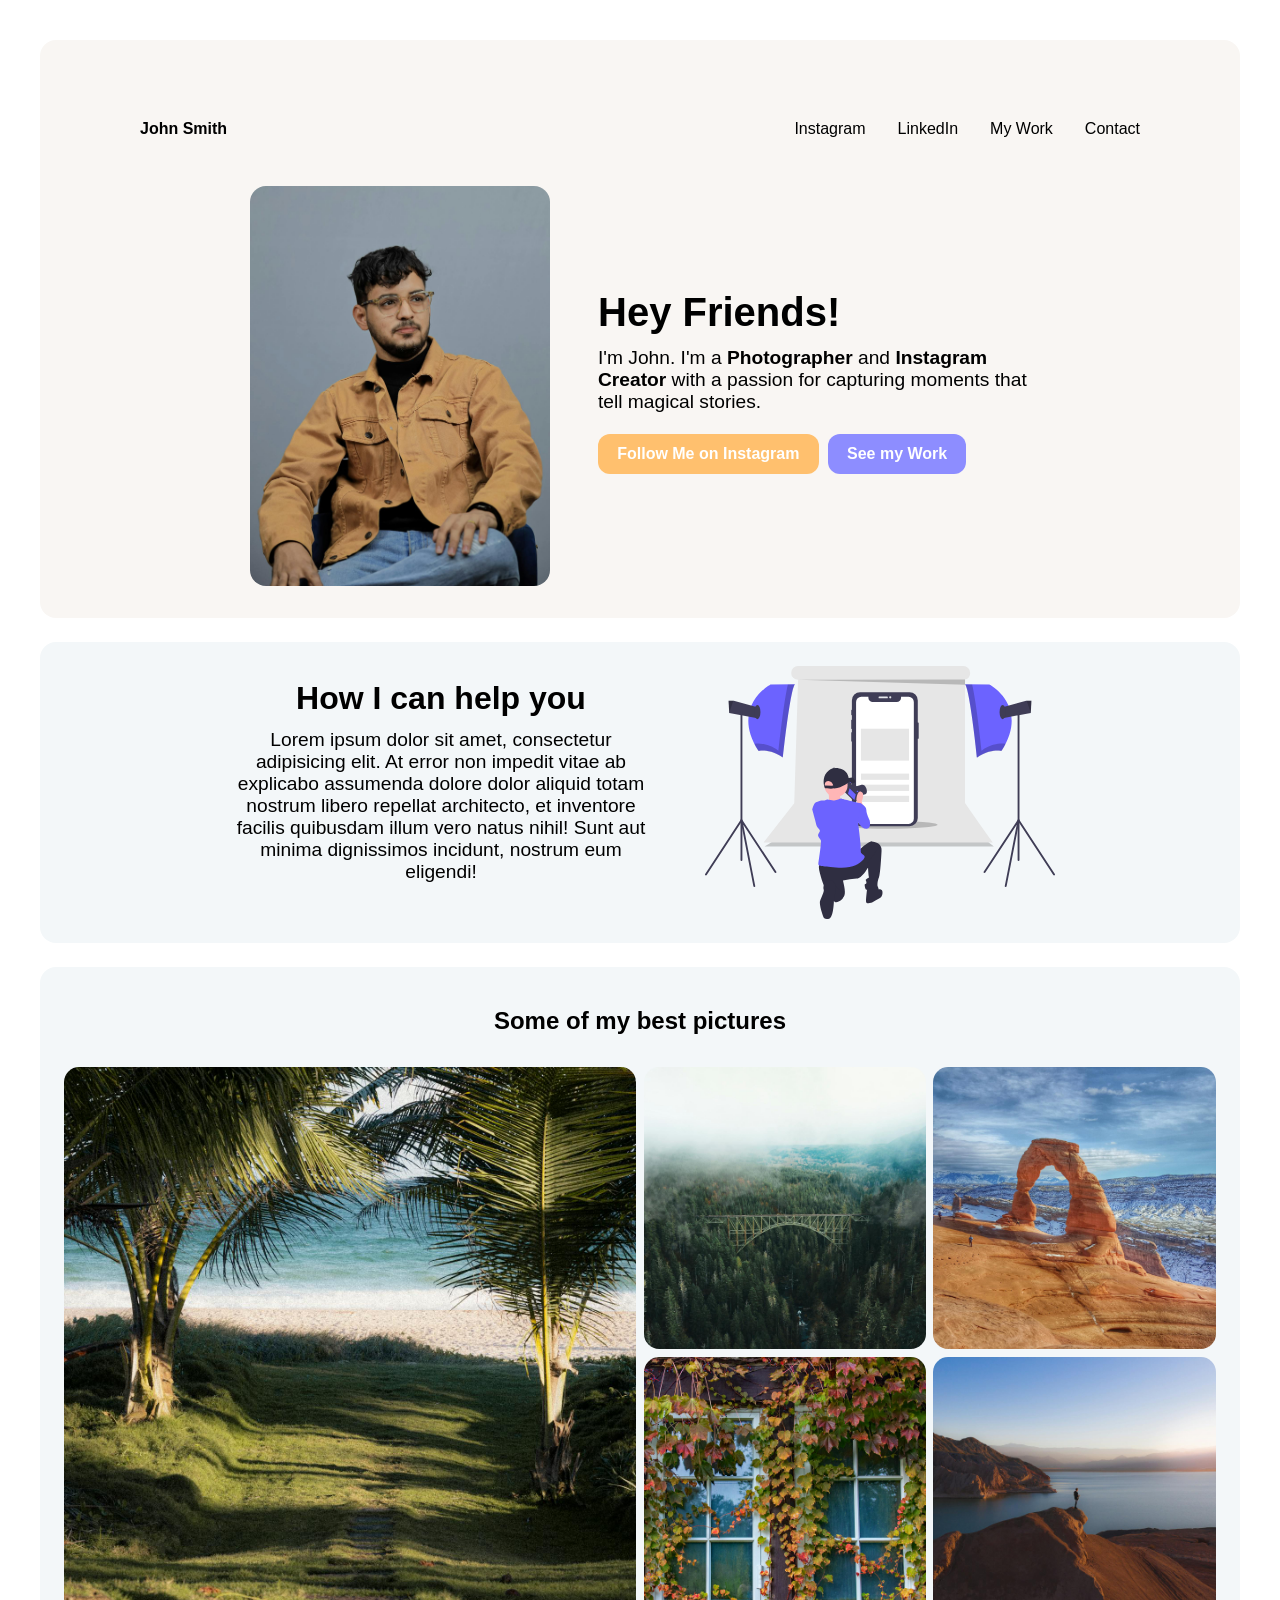
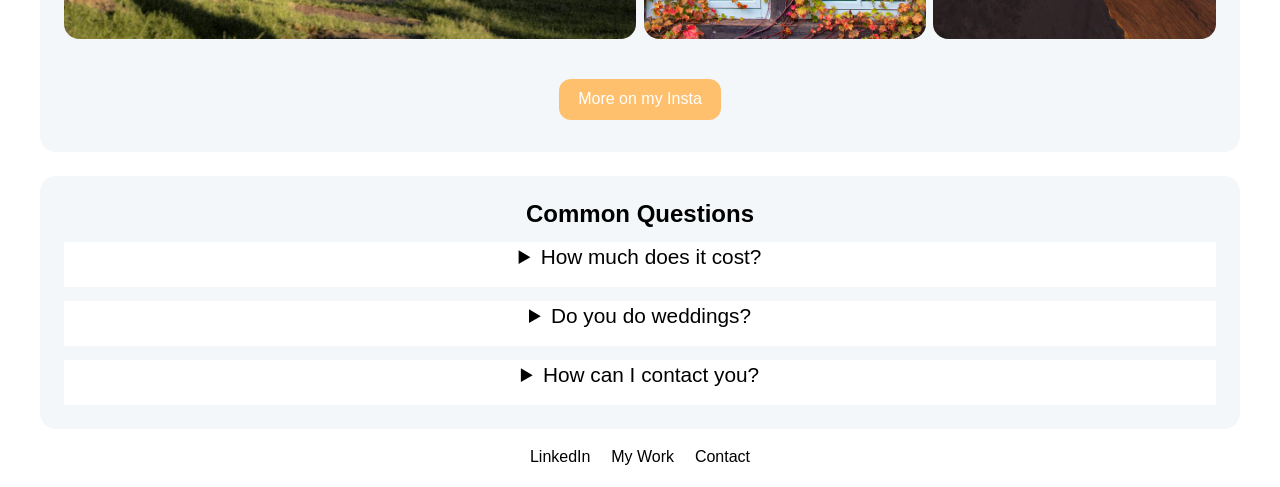
<file: index.html>
<!doctype html>
<html lang="en">
  <head>
    <meta charset="UTF-8" />
    <meta name="viewport" content="width=device-width, initial-scale=1.0" />
    <title>John Smith</title>
    <link rel="stylesheet" href="style.css" />
  </head>
  <body>
    <!-- Header -->
    <header>
      <!-- Hamburger Menu  -->
      <nav>
        <input type="checkbox" id="sidebar" />
        <label for="sidebar" class="open-sidebar-btn">
          <svg
            xmlns="http://www.w3.org/200/svg"
            height="32"
            viewBox="0 -960 960 960"
            width="32"
          >
            <path
              d="M120-240v-80h720v80H120Zm0-200v-80h720v80H120Zm0-200v-80h720v80H120Z"
            />
          </svg>
        </label>

        <label for="sidebar" id="overlay"></label>
        <div class="links-container">
          <label for="sidebar" class="close-sidebar-btn">
            <svg
              xmlns="http://www.w3.org/2000/svg"
              height="32"
              viewBox="0 -960 960 960"
              width="32"
            >
              <path
                d="m256-200-56-56 224-224-224-224 56-56 224 224 224-224 56 56-224 224 224 224-56 56-224-224-224 224Z"
              />
            </svg>
          </label>
          <a class="home-link" href="index.html">John Smith</a>
          <a href="index.html">Instagram</a>
          <a href="index.html">LinkedIn</a>
          <a href="#my-work">My Work</a>
          <a href="index.html">Contact</a>
        </div>
      </nav>

      <!-- Desktop Navigation -->
      <nav>
        <ul>
          <li><a href="index.html">John Smith</a></li>
          <li><a href="index.html">Instagram</a></li>
          <li><a href="index.html">LinkedIn</a></li>
          <li><a href="#my-work">My Work</a></li>
          <li><a href="index.html">Contact</a></li>
        </ul>
      </nav>

      <div class="flex-container">
        <img
          height="400px"
          width="300px"
          src="images/portrait.jpg"
          alt="John Smith Portrait"
        />

        <div class="text-container">
          <h1>Hey Friends!</h1>
          <p>
            I'm John. I'm a <strong>Photographer</strong> and
            <strong>Instagram Creator</strong> with a passion for capturing
            moments that tell magical stories.
          </p>
          <a href="" class="cta-button">Follow Me on Instagram</a>
          <a href="#my-work" class="cta-button secondary">See my Work</a>
        </div>
      </div>
    </header>

    <!-- Main Section -->
    <section>
      <div class="flex-container">
        <div class="text-container">
          <h2>How I can help you</h2>
          <p>
            Lorem ipsum dolor sit amet, consectetur adipisicing elit. At error
            non impedit vitae ab explicabo assumenda dolore dolor aliquid totam
            nostrum libero repellat architecto, et inventore facilis quibusdam
            illum vero natus nihil! Sunt aut minima dignissimos incidunt,
            nostrum eum eligendi!
          </p>
        </div>
        <img
          width="350px"
          src="images/undraw_product-photography_pouq.svg"
          alt=""
        />
      </div>
    </section>

    <!-- Section-2  -->
    <section id="my-work">
      <h2>Some of my best pictures</h2>
      <div class="grid-container">
        <img
          style="grid-area: img-1"
          src="images/pexels-alef-morais-336305364-30684729.jpg"
          alt=""
        />
        <img
          style="grid-area: img-2"
          src="images/pexels-aleksey-kuprikov-1883853-3493777.jpg"
          alt=""
        />
        <img
          style="grid-area: img-3"
          src="images/pexels-chris-janda-12879-62600.jpg"
          alt=""
        />
        <img
          style="grid-area: img-4"
          src="images/pexels-frankdhill-1599899.jpg"
          alt=""
        />
        <img
          style="grid-area: img-5"
          src="images/pexels-tomas-anunziata-129267-3876394.jpg"
          alt=""
        />
      </div>
      <a href="" class="cta-button">More on my Insta</a>
    </section>

    <!-- Section-3 -->
    <section>
      <h2>Common Questions</h2>
      <details name="dropdown">
        <summary>How much does it cost?</summary>
        <p>
          Lorem ipsum, dolor sit amet consectetur adipisicing elit. Id, ipsum.
          Voluptate qui corrupti harum veritatis itaque, necessitatibus facere
          repellat, reiciendis ut esse maxime eius inventore modi. Fugiat sequi
          nesciunt omnis.
        </p>
      </details>
      <details name="dropdown">
        <summary>Do you do weddings?</summary>
        <p>
          Lorem ipsum dolor sit amet consectetur adipisicing elit. Sint quia
          quod dolor eum deserunt, quam unde numquam qui ut non. Alias at eaque
          quibusdam temporibus labore aliquid reiciendis beatae animi?
        </p>
      </details>
      <details name="dropdown">
        <summary>How can I contact you?</summary>
        <p>
          Lorem ipsum dolor sit amet consectetur adipisicing elit. Similique qui
          explicabo voluptatum tenetur. Praesentium voluptatem repellendus
          asperiores eos non nostrum neque aut cum, placeat, expedita possimus
          nam tempore rem tempora sint.
        </p>
      </details>
    </section>

    <!-- Footer -->
    <footer>
      <a href="">LinkedIn</a>
      <a href="">My Work</a>
      <a href="mailto:johnsmith@gmail.com">Contact</a>
    </footer>
  </body>
</html>
</file>
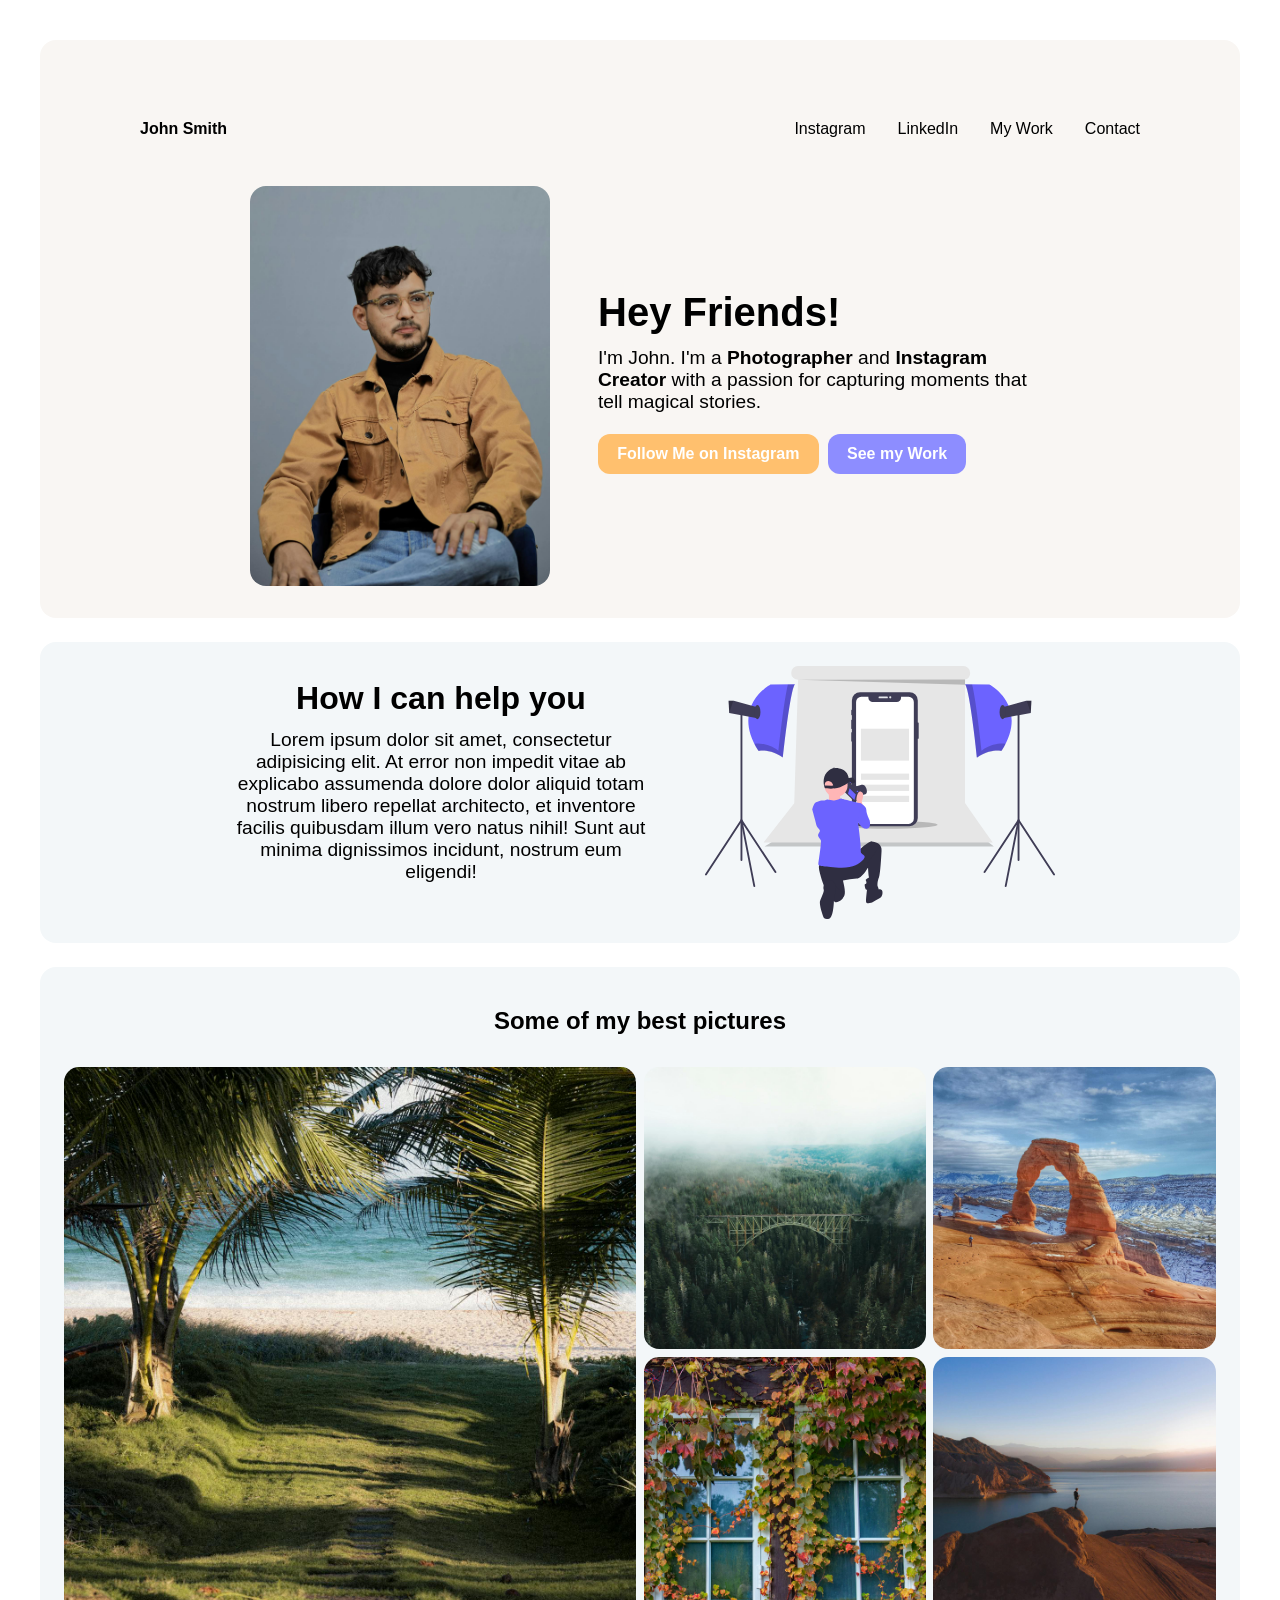
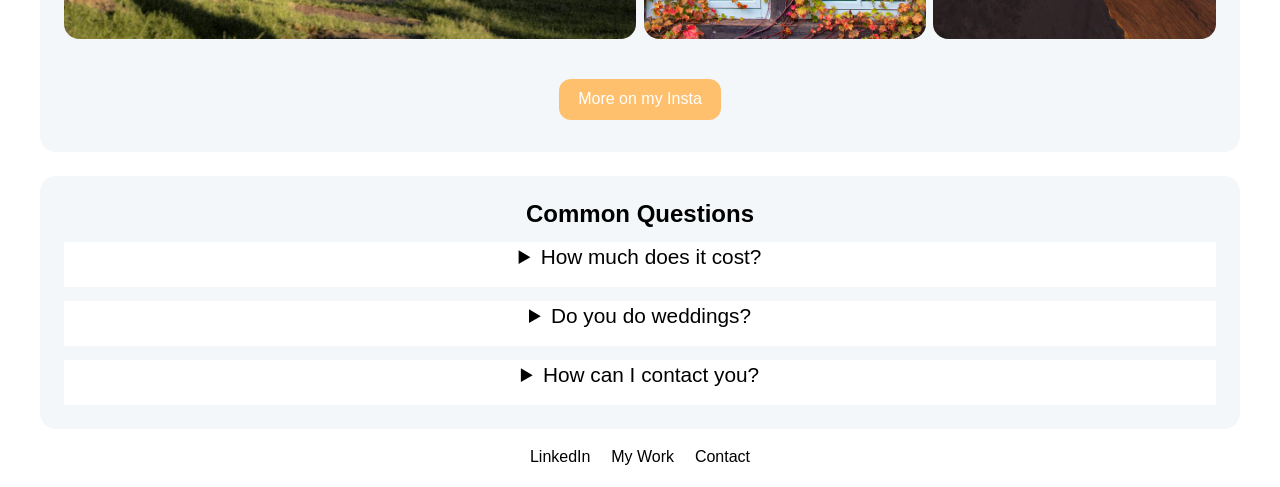
<file: john smith/index.html>
<!doctype html>
<html lang="en">
  <head>
    <meta charset="UTF-8" />
    <meta name="viewport" content="width=device-width, initial-scale=1.0" />
    <title>John Smith</title>
    <link rel="stylesheet" href="style.css" />
  </head>
  <body>
    <!-- Header -->
    <header>
      <!-- Hamburger Menu  -->
      <nav>
        <input type="checkbox" id="sidebar" />
        <label for="sidebar" class="open-sidebar-btn">
          <svg
            xmlns="http://www.w3.org/200/svg"
            height="32"
            viewBox="0 -960 960 960"
            width="32"
          >
            <path
              d="M120-240v-80h720v80H120Zm0-200v-80h720v80H120Zm0-200v-80h720v80H120Z"
            />
          </svg>
        </label>

        <label for="sidebar" id="overlay"></label>
        <div class="links-container">
          <label for="sidebar" class="close-sidebar-btn">
            <svg
              xmlns="http://www.w3.org/2000/svg"
              height="32"
              viewBox="0 -960 960 960"
              width="32"
            >
              <path
                d="m256-200-56-56 224-224-224-224 56-56 224 224 224-224 56 56-224 224 224 224-56 56-224-224-224 224Z"
              />
            </svg>
          </label>
          <a class="home-link" href="index.html">John Smith</a>
          <a href="index.html">Instagram</a>
          <a href="index.html">LinkedIn</a>
          <a href="#my-work">My Work</a>
          <a href="index.html">Contact</a>
        </div>
      </nav>

      <!-- Desktop Navigation -->
      <nav>
        <ul>
          <li><a href="index.html">John Smith</a></li>
          <li><a href="index.html">Instagram</a></li>
          <li><a href="index.html">LinkedIn</a></li>
          <li><a href="#my-work">My Work</a></li>
          <li><a href="index.html">Contact</a></li>
        </ul>
      </nav>

      <div class="flex-container">
        <img
          height="400px"
          width="300px"
          src="./images/portrait.jpg"
          alt="John Smith Portrait"
        />

        <div class="text-container">
          <h1>Hey Friends!</h1>
          <p>
            I'm John. I'm a <strong>Photographer</strong> and
            <strong>Instagram Creator</strong> with a passion for capturing
            moments that tell magical stories.
          </p>
          <a href="" class="cta-button">Follow Me on Instagram</a>
          <a href="#my-work" class="cta-button secondary">See my Work</a>
        </div>
      </div>
    </header>

    <!-- Main Section -->
    <section>
      <div class="flex-container">
        <div class="text-container">
          <h2>How I can help you</h2>
          <p>
            Lorem ipsum dolor sit amet, consectetur adipisicing elit. At error
            non impedit vitae ab explicabo assumenda dolore dolor aliquid totam
            nostrum libero repellat architecto, et inventore facilis quibusdam
            illum vero natus nihil! Sunt aut minima dignissimos incidunt,
            nostrum eum eligendi!
          </p>
        </div>
        <img
          width="350px"
          src="./images/undraw_product-photography_pouq.svg"
          alt="image "
        />
      </div>
    </section>

    <!-- Section-2  -->
    <section id="my-work">
      <h2>Some of my best pictures</h2>
      <div class="grid-container">
        <img
          style="grid-area: img-1"
          src="./images/pexels-alef-morais-336305364-30684729.jpg"
          alt="section image 1"
        />
        <img
          style="grid-area: img-2"
          src="./images/pexels-aleksey-kuprikov-1883853-3493777.jpg"
          alt="section image 2"
        />
        <img
          style="grid-area: img-3"
          src="./images/pexels-chris-janda-12879-62600.jpg"
          alt=" section image 3"
        />
        <img
          style="grid-area: img-4"
          src="./images/pexels-frankdhill-1599899.jpg"
          alt="section image 4"
        />
        <img
          style="grid-area: img-5"
          src="./images/pexels-tomas-anunziata-129267-3876394.jpg"
          alt="section image 5"
        />
      </div>
      <a href="" class="cta-button">More on my Insta</a>
    </section>

    <!-- Section-3 -->
    <section>
      <h2>Common Questions</h2>
      <details name="dropdown">
        <summary>How much does it cost?</summary>
        <p>
          Lorem ipsum, dolor sit amet consectetur adipisicing elit. Id, ipsum.
          Voluptate qui corrupti harum veritatis itaque, necessitatibus facere
          repellat, reiciendis ut esse maxime eius inventore modi. Fugiat sequi
          nesciunt omnis.
        </p>
      </details>
      <details name="dropdown">
        <summary>Do you do weddings?</summary>
        <p>
          Lorem ipsum dolor sit amet consectetur adipisicing elit. Sint quia
          quod dolor eum deserunt, quam unde numquam qui ut non. Alias at eaque
          quibusdam temporibus labore aliquid reiciendis beatae animi?
        </p>
      </details>
      <details name="dropdown">
        <summary>How can I contact you?</summary>
        <p>
          Lorem ipsum dolor sit amet consectetur adipisicing elit. Similique qui
          explicabo voluptatum tenetur. Praesentium voluptatem repellendus
          asperiores eos non nostrum neque aut cum, placeat, expedita possimus
          nam tempore rem tempora sint.
        </p>
      </details>
    </section>

    <!-- Footer -->
    <footer>
      <a href="">LinkedIn</a>
      <a href="">My Work</a>
      <a href="mailto:johnsmith@gmail.com">Contact</a>
    </footer>
  </body>
</html>
</file>
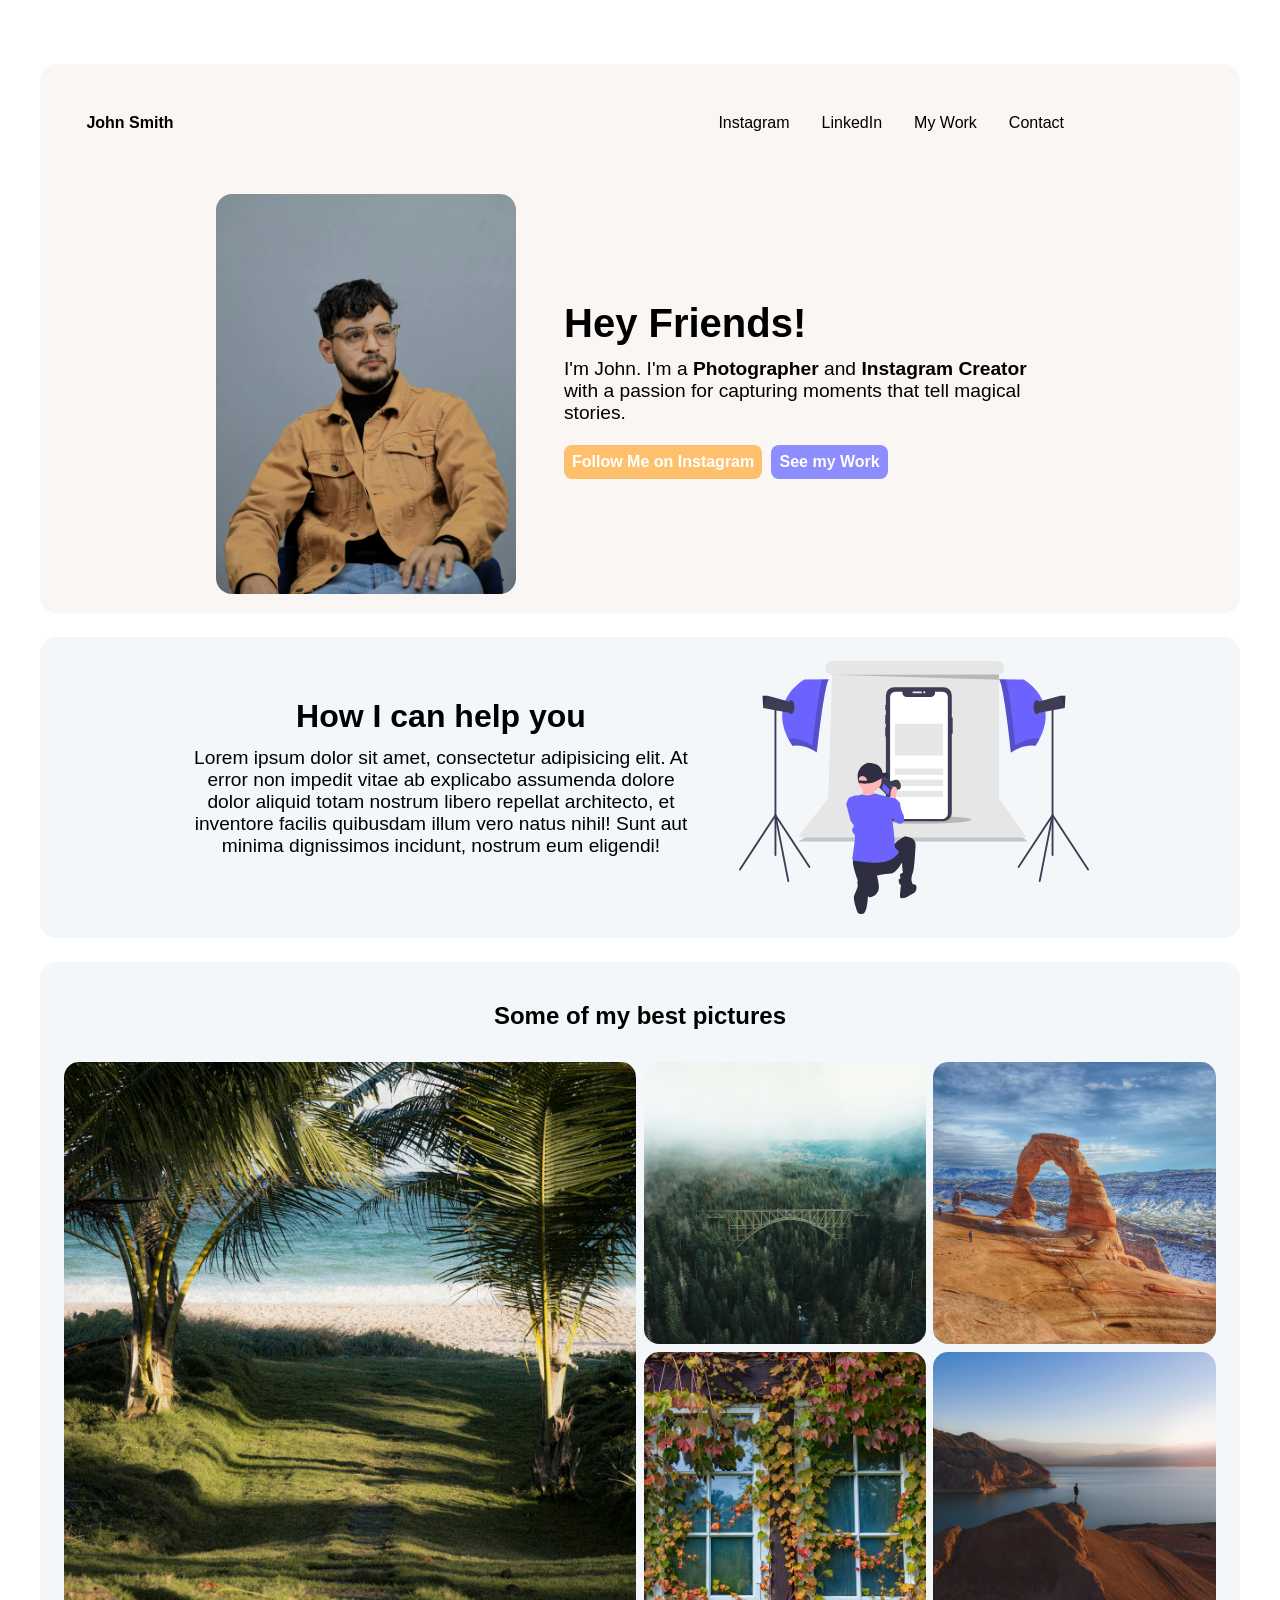
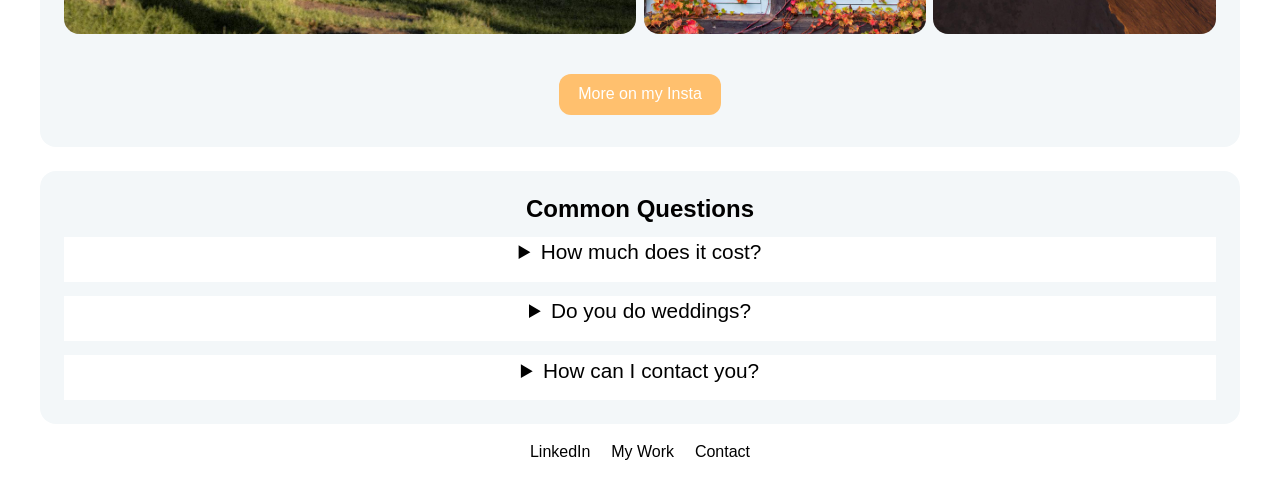
<file: john-smith/index.html>
<!doctype html>
<html lang="en">
  <head>
    <meta charset="UTF-8" />
    <meta name="viewport" content="width=device-width, initial-scale=1.0" />
    <title>John Smith</title>
    <link rel="stylesheet" href="style.css" />
  </head>
  <body>
    <!-- Hamburger Menu  -->
    <nav class="hamburger-navbar">
      <input type="checkbox" id="sidebar" />
      <label for="sidebar" class="open-sidebar-btn">
        <svg
          xmlns="http://www.w3.org/200/svg"
          height="32"
          viewBox="0 -960 960 960"
          width="32"
        >
          <path
            d="M120-240v-80h720v80H120Zm0-200v-80h720v80H120Zm0-200v-80h720v80H120Z"
          />
        </svg>
      </label>

      <label for="sidebar" id="overlay"></label>

      <div class="links-container">
        <label for="sidebar" class="close-sidebar-btn">
          <svg
            xmlns="http://www.w3.org/2000/svg"
            height="32"
            viewBox="0 -960 960 960"
            width="32"
          >
            <path
              d="m256-200-56-56 224-224-224-224 56-56 224 224 224-224 56 56-224 224 224 224-56 56-224-224-224 224Z"
            />
          </svg>
        </label>
        <a class="home-link" href="index.html">John Smith</a>
        <a href="index.html">Instagram</a>
        <a href="index.html">LinkedIn</a>
        <a href="#my-work">My Work</a>
        <a href="index.html">Contact</a>
      </div>
    </nav>

    <!-- Header -->
    <header>
      <!-- Desktop Navigation -->
      <nav class="desktop-navbar">
        <ul>
          <li><a href="index.html">John Smith</a></li>
          <li><a href="index.html">Instagram</a></li>
          <li><a href="index.html">LinkedIn</a></li>
          <li><a href="#my-work">My Work</a></li>
          <li><a href="index.html">Contact</a></li>
        </ul>
      </nav>

      <div class="flex-container">
        <img
          class="flex-img"
          height="400px"
          width="300px"
          src="./images/portrait.jpg"
          alt="John Smith Portrait"
        />

        <div class="text-container">
          <h1>Hey Friends!</h1>
          <p>
            I'm John. I'm a <strong>Photographer</strong> and
            <strong>Instagram Creator</strong> with a passion for capturing
            moments that tell magical stories.
          </p>
          <a href="#" class="cta-button">Follow Me on Instagram</a>
          <a href="#my-work" class="cta-button secondary">See my Work</a>
        </div>
      </div>
    </header>

    <!-- Main Section -->
    <section>
      <div class="flex-container">
        <div class="text-container">
          <h2>How I can help you</h2>
          <p>
            Lorem ipsum dolor sit amet, consectetur adipisicing elit. At error
            non impedit vitae ab explicabo assumenda dolore dolor aliquid totam
            nostrum libero repellat architecto, et inventore facilis quibusdam
            illum vero natus nihil! Sunt aut minima dignissimos incidunt,
            nostrum eum eligendi!
          </p>
        </div>
        <img
          width="350px"
          src="./images/undraw_product-photography_pouq.svg"
          alt="image "
        />
      </div>
    </section>

    <!-- Section-2  -->
    <section id="my-work">
      <h2>Some of my best pictures</h2>
      <div class="grid-container">
        <img
          style="grid-area: img-1"
          src="./images/pexels-alef-morais-336305364-30684729.jpg"
          alt="section image 1"
        />
        <img
          style="grid-area: img-2"
          src="./images/pexels-aleksey-kuprikov-1883853-3493777.jpg"
          alt="section image 2"
        />
        <img
          style="grid-area: img-3"
          src="./images/pexels-chris-janda-12879-62600.jpg"
          alt=" section image 3"
        />
        <img
          style="grid-area: img-4"
          src="./images/pexels-frankdhill-1599899.jpg"
          alt="section image 4"
        />
        <img
          style="grid-area: img-5"
          src="./images/pexels-tomas-anunziata-129267-3876394.jpg"
          alt="section image 5"
        />
      </div>
      <a href="" class="cta-button">More on my Insta</a>
    </section>

    <!-- Section-3 -->
    <section>
      <h2>Common Questions</h2>
      <details name="dropdown">
        <summary>How much does it cost?</summary>
        <p>
          Lorem ipsum, dolor sit amet consectetur adipisicing elit. Id, ipsum.
          Voluptate qui corrupti harum veritatis itaque, necessitatibus facere
          repellat, reiciendis ut esse maxime eius inventore modi. Fugiat sequi
          nesciunt omnis.
        </p>
      </details>
      <details name="dropdown">
        <summary>Do you do weddings?</summary>
        <p>
          Lorem ipsum dolor sit amet consectetur adipisicing elit. Sint quia
          quod dolor eum deserunt, quam unde numquam qui ut non. Alias at eaque
          quibusdam temporibus labore aliquid reiciendis beatae animi?
        </p>
      </details>
      <details name="dropdown">
        <summary>How can I contact you?</summary>
        <p>
          Lorem ipsum dolor sit amet consectetur adipisicing elit. Similique qui
          explicabo voluptatum tenetur. Praesentium voluptatem repellendus
          asperiores eos non nostrum neque aut cum, placeat, expedita possimus
          nam tempore rem tempora sint.
        </p>
      </details>
    </section>

    <!-- Footer -->
    <footer>
      <a href="">LinkedIn</a>
      <a href="">My Work</a>
      <a href="mailto:johnsmith@gmail.com">Contact</a>
    </footer>
  </body>
</html>
</file>
<file: style.css>
* {
  padding: 0;
  margin: 0;
  box-sizing: border-box;
}

html {
  font-family: 'poppins', sans-serif;
  color: var(--text-color);
  padding: 1rem;
  background-color: var(--base-color);
  scroll-behavior: smooth;
  -webkit-tap-highlight-color: transparent;
}

:root {
  --base-color: #ffffff;
  --text-color: #000;
  --primary-color: #ffc06e;
  --secondary-color: #8d8dff;
  --color-1: #f9f6f3;
  --color-2: #f3f7f9;
  --color-3: #f6f3f9;
}

/* nav */
nav {
  margin: 1rem auto 3rem auto;
  /* it means the navbar can grow up to 1000px but never go wider than screen size */
  width: min(1000px, 100%);
}

nav ul {
  display: flex;
  align-items: center;
  list-style-type: none;
  gap: 2rem;
}

nav li:first-child {
  margin-right: auto;
  font-weight: bold;
}

nav a {
  text-decoration: none;
  color: var(--text-color);
}

nav a:hover {
  text-decoration: underline;
}

/* Header */
header,
section {
  margin: 1.5rem auto;
  width: min(75rem, 100%);
  background-color: var(--color-1);
  padding: min(2rem, 15%);
  border-radius: 1rem;
}

.flex-container {
  display: flex;
  justify-content: center;
  align-items: center;
  flex-wrap: wrap;
  gap: 3rem;
}

header img {
  max-width: 100%;
  border-radius: 1rem;
  object-fit: cover;
  object-position: bottom;
}

.text-container {
  flex: 0 1 27rem;
  /* flex-wrap: wrap; */

  h1 {
    font-size: 2.5rem;
  }

  p {
    margin: 0.75rem 0 1.3rem 0;
    font-size: 1.2rem;
  }
}

.text-container a {
  text-decoration: none;
  background-color: var(--primary-color);
  color: var(--base-color);
  padding: 0.5rem;
  margin-right: 0.3rem;
  border-radius: 0.5rem;
  font-weight: 600;
}

.text-container a.secondary {
  background-color: var(--secondary-color);
}

/* Section */
section {
  background-color: var(--color-2);
  padding: 1.5rem;
  text-align: center;
}

.text-container h2 {
  font-size: 2rem;
  text-align: center;
}

/* Section-2 */
section#my-work h2 {
  margin: 1rem 0 2rem 0;
}

a.cta-button {
  background-color: var(--primary-color);
  text-decoration: none;
  display: inline-block;
  margin-bottom: 0.5rem;
  padding: 0.7rem 1.2rem;
  border-radius: 0.75rem;
  color: var(--base-color);
}

.grid-container img {
  width: 100%;
  border-radius: 0.95rem;
  transition: 0.2s ease;
}

.grid-container img:hover {
  scale: 1.04;
}

.grid-container {
  display: grid;

  gap: 0.45rem;
  margin: 0.5rem 0 2.5rem 0;
  grid-template-areas:
    'img-1 img-1 img-2 img-3'
    'img-1 img-1 img-4 img-5';
}

/* Section-3 */
section:nth-of-type(3) {
  margin: 0.9rem auto;
}

section summary {
  background-color: var(--base-color);
  margin: 0.9rem;
  padding: 0.2rem;
  font-size: 1.3rem;
}

section details {
  background-color: var(--base-color);
  P {
    padding: 0.5rem;
    font-size: 1.1rem;
  }
}

/* Footer */
footer {
  display: flex;
  justify-content: center;
  padding: 0.3rem;
  gap: 1.3rem;
  a {
    text-decoration: none;
    color: var(--text-color);
  }
}

/* Hamburger Menu */

.links-container {
  display: none;
}

input#sidebar {
  display: none;
}

.open-sidebar-btn,
.close-sidebar-btn {
  display: none;
}

/* Media Queries */
@media (max-width: 910px) {
  header {
    text-align: center;
  }

  header .text-container {
    padding-top: 0;
  }
}

@media (max-width: 857px) {
  .grid-container {
    grid-template-columns: repeat(2, 1fr);
    gap: 0.8rem;
    grid-template-areas:
      'img-1 img-2'
      'img-3 img-3'
      'img-4 img-5 ';
  }
}

@media (max-width: 615px) {
  /* Hamburger-Menu */
  nav svg {
    fill: var(--text-color);
    cursor: pointer;
    backdrop-filter: blur(20px);
  }

  nav .open-sidebar-btn {
    display: flex;
    justify-content: end;
    position: fixed;
    background-color: rgba(0, 0, 0, 0.4);
    width: 100%;
    top: 0;
    right: 0;
    padding: 20px;
    z-index: 3;
  }

  .close-sidebar-btn {
    display: block;
    margin-left: 70%;
    padding: 15px 30px;
  }

  .close-sidebar-btn svg {
    fill: white;
  }

  .links-container {
    display: flex;
    flex-direction: column;
    align-items: flex-start;
    position: fixed;
    top: 0;
    right: -100%;
    z-index: 5;
    width: 300px;
    height: 100%;
    background-color: rgba(0, 0, 0, 0.9);
    box-shadow: -5px 0 5px rgba(0, 0, 0, 0.25);
    transition: 1s ease-out;
  }

  .links-container a {
    color: white;
    width: 100%;
    padding: 20px 30px;
    display: flex;
    justify-content: flex-start;
  }

  #sidebar:checked ~ .links-container {
    right: 0;
  }

  #sidebar:checked ~ #overlay {
    position: fixed;
    top: 0;
    right: 0;
    height: 100%;
    width: 100%;
    z-index: 4;
  }

  /* img */
  .grid-container img {
    width: 400px;
    height: 350px;
  }

  /* Header */
  header {
    margin-top: 0;
  }

  /* nav */
  nav li {
    display: none;
  }

  .grid-container {
    display: flex;
    align-items: center;
    justify-content: center;
    flex-direction: column;
  }

  .cta-button {
    display: block;
    width: 100%;
  }
}

@media (max-width: 488px) {
  .text-container a {
    display: block;
    margin: 0.5rem;
  }
}
</file>
<file: john smith/style.css>
* {
  padding: 0;
  margin: 0;
  box-sizing: border-box;
}

html {
  font-family: 'poppins', sans-serif;
  color: var(--text-color);
  padding: 1rem;
  background-color: var(--base-color);
  scroll-behavior: smooth;
  -webkit-tap-highlight-color: transparent;
}

:root {
  --base-color: #ffffff;
  --text-color: #000;
  --primary-color: #ffc06e;
  --secondary-color: #8d8dff;
  --color-1: #f9f6f3;
  --color-2: #f3f7f9;
  --color-3: #f6f3f9;
}

/* nav */
nav {
  margin: 1rem auto 3rem auto;
  /* it means the navbar can grow up to 1000px but never go wider than screen size */
  width: min(1000px, 100%);
}

nav ul {
  display: flex;
  align-items: center;
  list-style-type: none;
  gap: 2rem;
}

nav li:first-child {
  margin-right: auto;
  font-weight: bold;
}

nav a {
  text-decoration: none;
  color: var(--text-color);
}

nav a:hover {
  text-decoration: underline;
}

/* Header */
header,
section {
  margin: 1.5rem auto;
  width: min(75rem, 100%);
  background-color: var(--color-1);
  padding: min(2rem, 15%);
  border-radius: 1rem;
}

.flex-container {
  display: flex;
  justify-content: center;
  align-items: center;
  flex-wrap: wrap;
  gap: 3rem;
}

header img {
  max-width: 100%;
  border-radius: 1rem;
  object-fit: cover;
  object-position: bottom;
}

.text-container {
  flex: 0 1 27rem;
  /* flex-wrap: wrap; */

  h1 {
    font-size: 2.5rem;
  }

  p {
    margin: 0.75rem 0 1.3rem 0;
    font-size: 1.2rem;
  }
}

.text-container a {
  text-decoration: none;
  background-color: var(--primary-color);
  color: var(--base-color);
  padding: 0.5rem;
  margin-right: 0.3rem;
  border-radius: 0.5rem;
  font-weight: 600;
}

.text-container a.secondary {
  background-color: var(--secondary-color);
}

/* Section */
section {
  background-color: var(--color-2);
  padding: 1.5rem;
  text-align: center;
}

.text-container h2 {
  font-size: 2rem;
  text-align: center;
}

/* Section-2 */
section#my-work h2 {
  margin: 1rem 0 2rem 0;
}

a.cta-button {
  background-color: var(--primary-color);
  text-decoration: none;
  display: inline-block;
  margin-bottom: 0.5rem;
  padding: 0.7rem 1.2rem;
  border-radius: 0.75rem;
  color: var(--base-color);
}

.grid-container img {
  width: 100%;
  border-radius: 0.95rem;
  transition: 0.2s ease;
}

.grid-container img:hover {
  scale: 1.04;
}

.grid-container {
  display: grid;

  gap: 0.45rem;
  margin: 0.5rem 0 2.5rem 0;
  grid-template-areas:
    'img-1 img-1 img-2 img-3'
    'img-1 img-1 img-4 img-5';
}

/* Section-3 */
section:nth-of-type(3) {
  margin: 0.9rem auto;
}

section summary {
  background-color: var(--base-color);
  margin: 0.9rem;
  padding: 0.2rem;
  font-size: 1.3rem;
}

section details {
  background-color: var(--base-color);
  P {
    padding: 0.5rem;
    font-size: 1.1rem;
  }
}

/* Footer */
footer {
  display: flex;
  justify-content: center;
  padding: 0.3rem;
  gap: 1.3rem;
  a {
    text-decoration: none;
    color: var(--text-color);
  }
}

/* Hamburger Menu */

.links-container {
  display: none;
}

input#sidebar {
  display: none;
}

.open-sidebar-btn,
.close-sidebar-btn {
  display: none;
}

/* Media Queries */
@media (max-width: 910px) {
  header {
    text-align: center;
  }

  header .text-container {
    padding-top: 0;
  }
}

@media (max-width: 857px) {
  .grid-container {
    grid-template-columns: repeat(2, 1fr);
    gap: 0.8rem;
    grid-template-areas:
      'img-1 img-2'
      'img-3 img-3'
      'img-4 img-5 ';
  }
}

@media (max-width: 615px) {
  /* Hamburger-Menu */
  nav svg {
    fill: var(--text-color);
    cursor: pointer;
    backdrop-filter: blur(20px);
  }

  nav .open-sidebar-btn {
    display: flex;
    justify-content: end;
    position: fixed;
    background-color: rgba(0, 0, 0, 0.4);
    width: 100%;
    top: 0;
    right: 0;
    padding: 20px;
    z-index: 3;
  }

  .close-sidebar-btn {
    display: block;
    margin-left: 70%;
    padding: 15px 30px;
  }

  .close-sidebar-btn svg {
    fill: white;
  }

  .links-container {
    display: flex;
    flex-direction: column;
    align-items: flex-start;
    position: fixed;
    top: 0;
    right: -100%;
    z-index: 5;
    width: 300px;
    height: 100%;
    background-color: rgba(0, 0, 0, 0.9);
    box-shadow: -5px 0 5px rgba(0, 0, 0, 0.25);
    transition: 1s ease-out;
  }

  .links-container a {
    color: white;
    width: 100%;
    padding: 20px 30px;
    display: flex;
    justify-content: flex-start;
  }

  #sidebar:checked ~ .links-container {
    right: 0;
  }

  #sidebar:checked ~ #overlay {
    position: fixed;
    top: 0;
    right: 0;
    height: 100%;
    width: 100%;
    z-index: 4;
  }

  /* img */
  .grid-container img {
    width: 400px;
    height: 350px;
  }

  /* Header */
  header {
    margin-top: 0;
  }

  /* nav */
  nav li {
    display: none;
  }

  .grid-container {
    display: flex;
    align-items: center;
    justify-content: center;
    flex-direction: column;
  }

  .cta-button {
    display: block;
    width: 100%;
  }
}

@media (max-width: 488px) {
  .text-container a {
    display: block;
    margin: 0.5rem;
  }
}
</file>
<file: john-smith/style.css>
* {
  padding: 0;
  margin: 0;
  box-sizing: border-box;
}

html {
  font-family: 'poppins', sans-serif;
  color: var(--text-color);
  padding: 1rem;
  background-color: var(--base-color);
  scroll-behavior: smooth;
  -webkit-tap-highlight-color: transparent;
}

:root {
  --base-color: #ffffff;
  --text-color: #000;
  --primary-color: #ffc06e;
  --secondary-color: #8d8dff;
  --color-1: #f9f6f3;
  --color-2: #f3f7f9;
  --color-3: #f6f3f9;
}

/* nav */
nav {
  margin: 1rem auto 3rem auto;
  /* it means the navbar can grow up to 1000px but never go wider than screen size */
  width: min(1000px, 100%);
}

.desktop-navbar ul {
  display: flex;
  align-items: center;
  list-style-type: none;
  margin: 0.2rem;
  gap: 2rem;
}

nav li:first-child {
  margin-right: auto;
  font-weight: bold;
}

nav a {
  text-decoration: none;
  color: var(--text-color);
}

nav a:hover {
  text-decoration: underline;
}

.desktop-navbar {
  padding: 0.5rem;
  margin: 1.2rem 1rem 3.2rem;
}

/* Header */
header,
section {
  margin: 1.5rem auto;
  width: min(75rem, 100%);
  background-color: var(--color-1);
  padding: min(1.2rem, 15%);
  border-radius: 1rem;
}

.flex-container {
  display: flex;
  justify-content: center;
  align-items: center;
  flex-wrap: wrap;
  gap: 3rem;
}

header img {
  max-width: 100%;
  border-radius: 1rem;
  object-fit: cover;
  object-position: center;
}

.text-container {
  max-width: 500px;

  h1 {
    font-size: 2.5rem;
  }

  p {
    margin: 0.75rem 0 1.3rem 0;
    font-size: 1.2rem;
  }
}

.text-container .cta-button {
  text-decoration: none;
  background-color: var(--primary-color);
  color: var(--base-color);
  padding: 0.5rem;
  margin-right: 0.3rem;
  border-radius: 0.5rem;
  font-weight: 600;
}

.text-container a.secondary {
  background-color: var(--secondary-color);
}

/* Section */
section {
  background-color: var(--color-2);
  padding: 1.5rem;
  text-align: center;
}

.text-container h2 {
  font-size: 2rem;
  text-align: center;
}

/* Section-2 */
section#my-work h2 {
  margin: 1rem 0 2rem 0;
}

a.cta-button {
  background-color: var(--primary-color);
  text-decoration: none;
  display: inline-block;
  margin-bottom: 0.5rem;
  padding: 0.7rem 1.2rem;
  border-radius: 0.75rem;
  color: var(--base-color);
}

.grid-container img {
  width: 100%;
  border-radius: 0.95rem;
  transition: 0.2s ease;
}

.grid-container img:hover {
  scale: 1.04;
}

.grid-container {
  display: grid;

  gap: 0.45rem;
  margin: 0.5rem 0 2.5rem 0;
  grid-template-areas:
    'img-1 img-1 img-2 img-3'
    'img-1 img-1 img-4 img-5';
}

/* Section-3 */
section:nth-of-type(3) {
  margin: 0.9rem auto;
}

section summary {
  background-color: var(--base-color);
  margin: 0.9rem;
  padding: 0.2rem;
  font-size: 1.3rem;
}

section details {
  background-color: var(--base-color);
  P {
    padding: 0.5rem;
    font-size: 1.1rem;
  }
}

/* Footer */
footer {
  display: flex;
  justify-content: center;
  padding: 0.3rem;
  gap: 1.3rem;
  a {
    text-decoration: none;
    color: var(--text-color);
  }
}

/* Hamburger Menu */

.links-container {
  display: none;
}

input#sidebar {
  display: none;
}

.open-sidebar-btn,
.close-sidebar-btn {
  display: none;
}

/* Media Queries */
@media (max-width: 910px) {
  header {
    text-align: center;
  }
}

@media (max-width: 857px) {
  .grid-container {
    grid-template-columns: repeat(2, 1fr);
    gap: 0.8rem;
    grid-template-areas:
      'img-1 img-2'
      'img-3 img-3'
      'img-4 img-5 ';
  }
}

@media (max-width: 615px) {
  .desktop-navbar {
    display: none;
  }

  /* Hamburger-Menu */
  nav svg {
    fill: var(--text-color);
    cursor: pointer;
    backdrop-filter: blur(20px);
  }

  .hamburger-navbar .open-sidebar-btn {
    display: flex;
    position: fixed;
    top: 20px;
    right: 20px;
    padding: 10px;
    z-index: 3;
    cursor: pointer;
  }

  .close-sidebar-btn {
    display: block;
    margin-left: 70%;
    padding: 15px 30px;
  }

  .close-sidebar-btn svg {
    fill: white;
  }

  .links-container {
    display: flex;
    flex-direction: column;
    align-items: flex-start;
    position: fixed;
    top: 0;
    right: -100%;
    z-index: 5;
    width: 59%;
    height: 100%;
    background-color: rgba(0, 0, 0, 0.9);
    box-shadow: -5px 0 5px rgba(0, 0, 0, 0.25);
    transition: 0.3s ease-out;
  }

  .links-container a {
    color: white;
    width: 100%;
    padding: 20px 30px;
    display: flex;
    justify-content: flex-start;
  }

  #sidebar:checked ~ .links-container {
    right: 0;
  }

  #sidebar:checked ~ #overlay {
    position: fixed;
    top: 0;
    right: 0;
    height: 100%;
    width: 100%;
    z-index: 4;
  }

  /* img */
  .grid-container img {
    width: 100%;
  }

  /* Header */
  header {
    margin-top: 0;
  }

  header img {
    width: 100%;
  }

  /* nav */
  nav li {
    display: none;
  }

  .grid-container {
    display: flex;
    align-items: center;
    justify-content: center;
    flex-direction: column;
  }

  .flex-container {
    margin-top: 0.1rem;
  }

  .cta-button {
    display: block;
    width: 100%;
  }

  section {
    padding: 1rem;
  }

  section img {
    width: 100%;
  }

  section summary {
    font-size: 1.1rem;
  }

  .text-container p {
    font-size: 1.05rem;
  }
}
</file>
